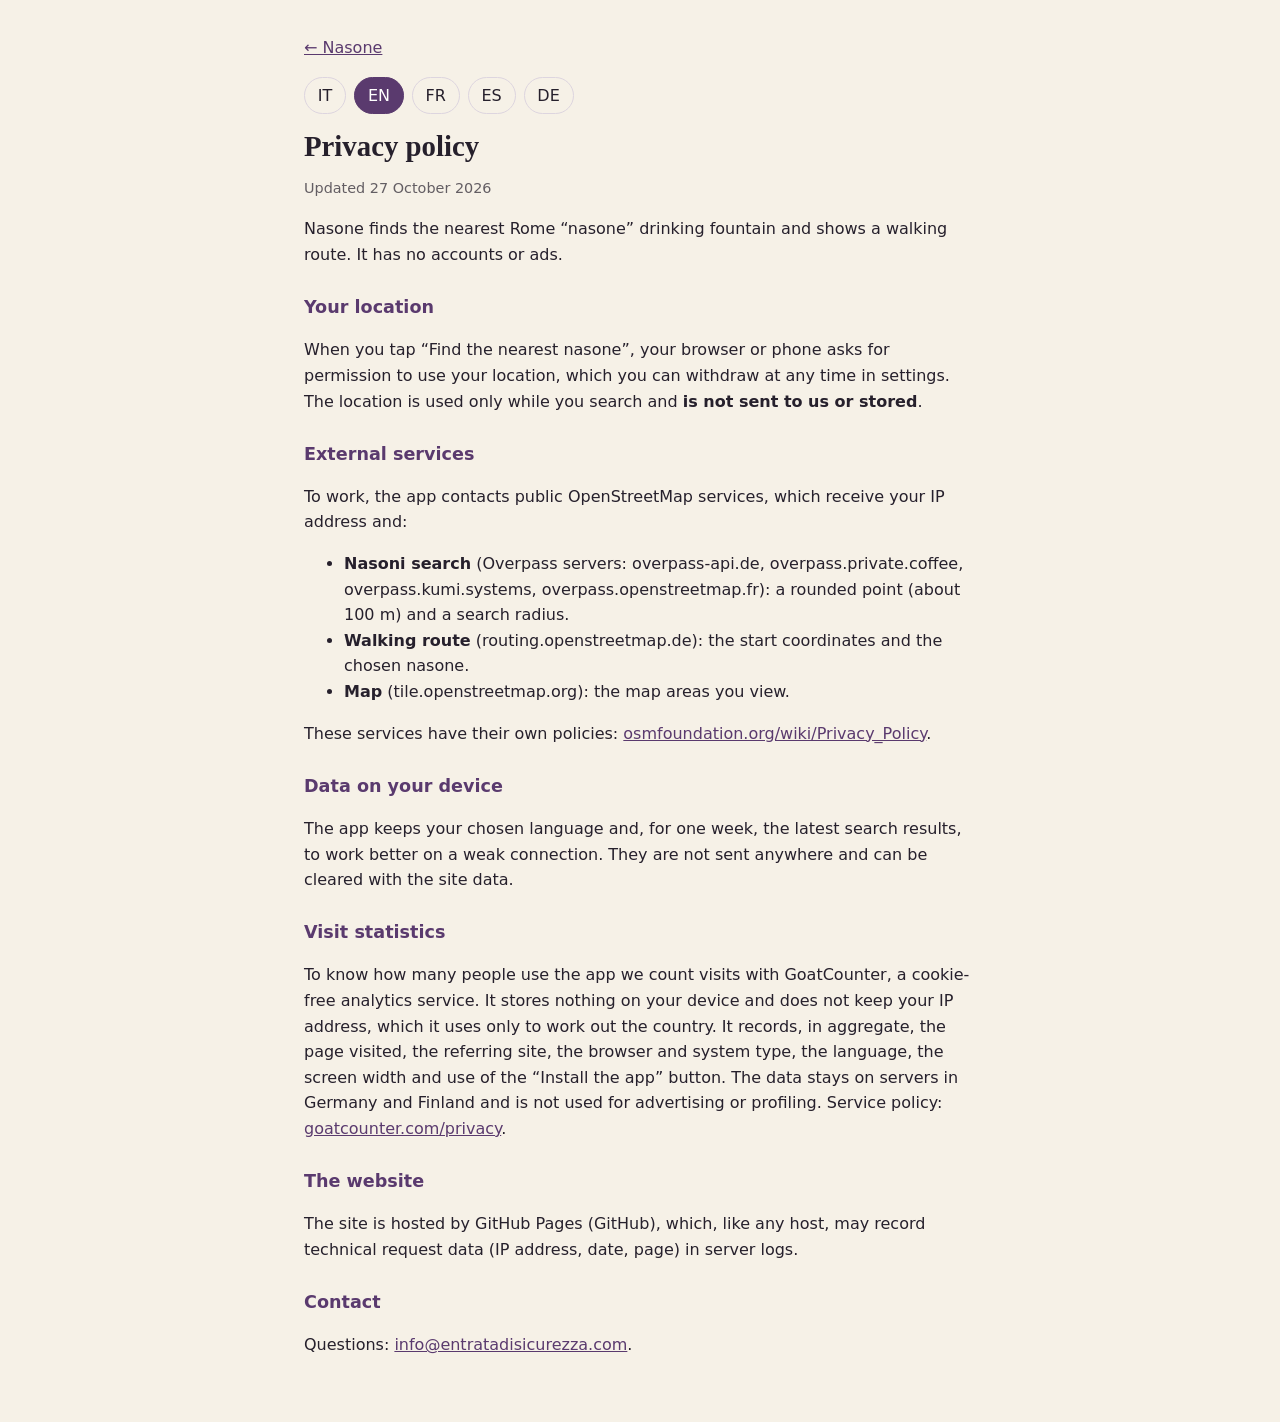
<file: privacy.html>
<!doctype html>
<html lang="it">
<head>
<meta charset="utf-8"><meta name="viewport" content="width=device-width,initial-scale=1">
<title>Nasone — Privacy</title><meta name="robots" content="noindex">
<meta name="theme-color" content="#5a3a6e">
<style>
:root{--carta:#f6f1e7;--testo:#26202c;--verde:#5a3a6e;--linea:#ddd5df}
@media (prefers-color-scheme:dark){:root{--carta:#1b1620;--testo:#efe9f2;--verde:#c4a8dc;--linea:#3a3142}}
body{margin:0;background:var(--carta);color:var(--testo);font:1rem/1.6 system-ui,-apple-system,"Segoe UI",Roboto,sans-serif}
main{max-width:42rem;margin:0 auto;padding:1.2rem 1rem 3rem}
h1{font:700 1.8rem Georgia,serif;margin:.2rem 0 .3rem}h2{font-size:1.1rem;margin:1.6rem 0 .3rem;color:var(--verde)}
a{color:var(--verde)}nav{display:flex;flex-wrap:wrap;gap:.5rem;margin:.6rem 0 1rem}nav button{font:inherit;padding:.3rem .8rem;border:1px solid var(--linea);border-radius:999px;background:none;color:inherit;cursor:pointer}nav button[aria-pressed=true]{background:#5a3a6e;color:#fff;border-color:#5a3a6e}
section[hidden]{display:none}.upd{opacity:.7;font-size:.9rem}img.hero{display:block;width:150px;height:auto;margin:.5rem auto 1rem}
</style>
</head>
<body><main>
<p><a href="./">← Nasone</a></p>

<nav aria-label="Lingua / Language"><button data-l="it">IT</button><button data-l="en">EN</button><button data-l="fr">FR</button><button data-l="es">ES</button><button data-l="de">DE</button></nav>
<section data-l="it"><h1>Informativa sulla privacy</h1><p class="upd">Aggiornata il 27 ottobre 2026</p>
<p>Nasone trova la fontanella romana «nasone» più vicina a te e mostra il percorso a piedi. Non ha account né pubblicità.</p>
<h2>La tua posizione</h2>
<p>Se premi «Trova il nasone più vicino», il browser o il telefono ti chiede il permesso di usare la posizione. Il permesso si può revocare in qualsiasi momento dalle impostazioni. La posizione viene usata solo mentre cerchi e <strong>non viene inviata a noi né salvata</strong>.</p>
<h2>Servizi esterni usati</h2>
<p>Per funzionare l’app contatta servizi pubblici di OpenStreetMap, che ricevono il tuo indirizzo IP e:</p>
<ul><li><strong>Ricerca dei nasoni</strong> (server Overpass: overpass-api.de, overpass.private.coffee, overpass.kumi.systems, overpass.openstreetmap.fr): un punto arrotondato (circa 100 m) e un raggio di ricerca.</li>
<li><strong>Percorso a piedi</strong> (routing.openstreetmap.de): le coordinate di partenza e del nasone scelto.</li>
<li><strong>Mappa</strong> (tile.openstreetmap.org): le zone di mappa che vedi.</li></ul>
<p>Questi servizi hanno proprie informative: <a href="https://osmfoundation.org/wiki/Privacy_Policy">osmfoundation.org/wiki/Privacy_Policy</a>.</p>
<h2>Dati sul tuo dispositivo</h2>
<p>L’app conserva sul dispositivo la lingua scelta e, per una settimana, gli ultimi risultati di ricerca, per funzionare meglio con poca rete. Non vengono inviati altrove e si cancellano dai dati del sito.</p>
<h2>Statistiche di visita</h2>
<p>Per sapere quante persone usano l’app contiamo le visite con GoatCounter, un servizio di statistica senza cookie. Non salva nulla sul tuo dispositivo e non conserva il tuo indirizzo IP, che usa solo per ricavare il paese. Registra in forma aggregata la pagina visitata, il sito di provenienza, il tipo di browser e di sistema, la lingua, la larghezza dello schermo e l’uso del pulsante «Installa l’app». I dati restano su server in Germania e Finlandia e non servono per pubblicità o profilazione. Informativa del servizio: <a href="https://www.goatcounter.com/privacy">goatcounter.com/privacy</a>.</p>
<h2>Il sito</h2>
<p>Il sito è ospitato da GitHub Pages (GitHub), che come ogni hosting può registrare i dati tecnici delle richieste (indirizzo IP, data, pagina) nei log del server.</p>
<h2>Contatti</h2>
<p>Per domande: <a href="mailto:info@entratadisicurezza.com">info@entratadisicurezza.com</a>.</p></section><section data-l="en" hidden><h1>Privacy policy</h1><p class="upd">Updated 27 October 2026</p>
<p>Nasone finds the nearest Rome “nasone” drinking fountain and shows a walking route. It has no accounts or ads.</p>
<h2>Your location</h2>
<p>When you tap “Find the nearest nasone”, your browser or phone asks for permission to use your location, which you can withdraw at any time in settings. The location is used only while you search and <strong>is not sent to us or stored</strong>.</p>
<h2>External services</h2>
<p>To work, the app contacts public OpenStreetMap services, which receive your IP address and:</p>
<ul><li><strong>Nasoni search</strong> (Overpass servers: overpass-api.de, overpass.private.coffee, overpass.kumi.systems, overpass.openstreetmap.fr): a rounded point (about 100 m) and a search radius.</li>
<li><strong>Walking route</strong> (routing.openstreetmap.de): the start coordinates and the chosen nasone.</li>
<li><strong>Map</strong> (tile.openstreetmap.org): the map areas you view.</li></ul>
<p>These services have their own policies: <a href="https://osmfoundation.org/wiki/Privacy_Policy">osmfoundation.org/wiki/Privacy_Policy</a>.</p>
<h2>Data on your device</h2>
<p>The app keeps your chosen language and, for one week, the latest search results, to work better on a weak connection. They are not sent anywhere and can be cleared with the site data.</p>
<h2>Visit statistics</h2>
<p>To know how many people use the app we count visits with GoatCounter, a cookie-free analytics service. It stores nothing on your device and does not keep your IP address, which it uses only to work out the country. It records, in aggregate, the page visited, the referring site, the browser and system type, the language, the screen width and use of the “Install the app” button. The data stays on servers in Germany and Finland and is not used for advertising or profiling. Service policy: <a href="https://www.goatcounter.com/privacy">goatcounter.com/privacy</a>.</p>
<h2>The website</h2>
<p>The site is hosted by GitHub Pages (GitHub), which, like any host, may record technical request data (IP address, date, page) in server logs.</p>
<h2>Contact</h2>
<p>Questions: <a href="mailto:info@entratadisicurezza.com">info@entratadisicurezza.com</a>.</p></section><section data-l="fr" hidden><h1>Politique de confidentialité</h1><p class="upd">Mise à jour le 27 octobre 2026</p>
<p>Nasone trouve la fontaine romaine « nasone » la plus proche et affiche l’itinéraire à pied. Il n’y a ni compte ni publicité.</p>
<h2>Votre position</h2>
<p>Lorsque vous touchez « Trouver le nasone le plus proche », votre navigateur ou téléphone demande l’autorisation d’utiliser la position, que vous pouvez retirer à tout moment dans les réglages. La position n’est utilisée que pendant la recherche et <strong>n’est ni envoyée à nous ni conservée</strong>.</p>
<h2>Services externes</h2>
<p>Pour fonctionner, l’application contacte des services publics d’OpenStreetMap, qui reçoivent votre adresse IP et :</p>
<ul><li><strong>Recherche des nasoni</strong> (serveurs Overpass : overpass-api.de, overpass.private.coffee, overpass.kumi.systems, overpass.openstreetmap.fr) : un point arrondi (environ 100 m) et un rayon de recherche.</li>
<li><strong>Itinéraire à pied</strong> (routing.openstreetmap.de) : les coordonnées de départ et du nasone choisi.</li>
<li><strong>Carte</strong> (tile.openstreetmap.org) : les zones de carte affichées.</li></ul>
<p>Ces services ont leurs propres politiques : <a href="https://osmfoundation.org/wiki/Privacy_Policy">osmfoundation.org/wiki/Privacy_Policy</a>.</p>
<h2>Données sur votre appareil</h2>
<p>L’application conserve la langue choisie et, pendant une semaine, les derniers résultats de recherche, pour mieux fonctionner avec un réseau faible. Ils ne sont envoyés nulle part et s’effacent avec les données du site.</p>
<h2>Statistiques de visite</h2>
<p>Pour savoir combien de personnes utilisent l’application, nous comptons les visites avec GoatCounter, un service de statistiques sans cookies. Il n’enregistre rien sur votre appareil et ne conserve pas votre adresse IP, qu’il utilise seulement pour déterminer le pays. Il enregistre de façon agrégée la page visitée, le site d’origine, le type de navigateur et de système, la langue, la largeur de l’écran et l’utilisation du bouton « Installer l’application ». Les données restent sur des serveurs en Allemagne et en Finlande et ne servent ni à la publicité ni au profilage. Politique du service : <a href="https://www.goatcounter.com/privacy">goatcounter.com/privacy</a>.</p>
<h2>Le site</h2>
<p>Le site est hébergé par GitHub Pages (GitHub), qui, comme tout hébergeur, peut enregistrer des données techniques des requêtes (adresse IP, date, page) dans ses journaux.</p>
<h2>Contact</h2>
<p>Questions : <a href="mailto:info@entratadisicurezza.com">info@entratadisicurezza.com</a>.</p></section><section data-l="es" hidden><h1>Política de privacidad</h1><p class="upd">Actualizada el 27 de octubre de 2026</p>
<p>Nasone encuentra la fuente romana «nasone» más cercana y muestra la ruta a pie. No tiene cuentas ni publicidad.</p>
<h2>Tu ubicación</h2>
<p>Cuando pulsas «Encontrar el nasone más cercano», tu navegador o teléfono te pide permiso para usar la ubicación, que puedes retirar en cualquier momento en los ajustes. La ubicación solo se usa mientras buscas y <strong>no se nos envía ni se guarda</strong>.</p>
<h2>Servicios externos</h2>
<p>Para funcionar, la aplicación contacta con servicios públicos de OpenStreetMap, que reciben tu dirección IP y:</p>
<ul><li><strong>Búsqueda de nasoni</strong> (servidores Overpass: overpass-api.de, overpass.private.coffee, overpass.kumi.systems, overpass.openstreetmap.fr): un punto redondeado (unos 100 m) y un radio de búsqueda.</li>
<li><strong>Ruta a pie</strong> (routing.openstreetmap.de): las coordenadas de salida y del nasone elegido.</li>
<li><strong>Mapa</strong> (tile.openstreetmap.org): las zonas del mapa que ves.</li></ul>
<p>Estos servicios tienen sus propias políticas: <a href="https://osmfoundation.org/wiki/Privacy_Policy">osmfoundation.org/wiki/Privacy_Policy</a>.</p>
<h2>Datos en tu dispositivo</h2>
<p>La aplicación guarda en el dispositivo el idioma elegido y, durante una semana, los últimos resultados de búsqueda, para funcionar mejor con poca cobertura. No se envían a ningún sitio y se borran con los datos del sitio.</p>
<h2>Estadísticas de visitas</h2>
<p>Para saber cuántas personas usan la aplicación contamos las visitas con GoatCounter, un servicio de estadísticas sin cookies. No guarda nada en tu dispositivo y no conserva tu dirección IP, que solo usa para deducir el país. Registra de forma agregada la página visitada, el sitio de procedencia, el tipo de navegador y de sistema, el idioma, el ancho de la pantalla y el uso del botón «Instalar la aplicación». Los datos quedan en servidores de Alemania y Finlandia y no se usan para publicidad ni para elaborar perfiles. Política del servicio: <a href="https://www.goatcounter.com/privacy">goatcounter.com/privacy</a>.</p>
<h2>El sitio web</h2>
<p>El sitio está alojado en GitHub Pages (GitHub), que, como cualquier alojamiento, puede registrar datos técnicos de las solicitudes (dirección IP, fecha, página) en sus registros.</p>
<h2>Contacto</h2>
<p>Preguntas: <a href="mailto:info@entratadisicurezza.com">info@entratadisicurezza.com</a>.</p></section><section data-l="de" hidden><h1>Datenschutzerklärung</h1><p class="upd">Stand: 27. Oktober 2026</p>
<p>Nasone findet den nächsten römischen „Nasone“-Brunnen und zeigt den Fußweg. Es gibt keine Konten und keine Werbung.</p>
<h2>Dein Standort</h2>
<p>Wenn du „Nächsten Nasone finden“ antippst, fragt dein Browser oder Telefon nach der Erlaubnis, den Standort zu nutzen; du kannst sie jederzeit in den Einstellungen widerrufen. Der Standort wird nur während der Suche verwendet und <strong>weder an uns gesendet noch gespeichert</strong>.</p>
<h2>Externe Dienste</h2>
<p>Zum Funktionieren ruft die App öffentliche Dienste von OpenStreetMap auf, die deine IP-Adresse erhalten und dazu:</p>
<ul><li><strong>Suche nach Nasoni</strong> (Overpass-Server: overpass-api.de, overpass.private.coffee, overpass.kumi.systems, overpass.openstreetmap.fr): einen gerundeten Punkt (ca. 100 m) und einen Suchradius.</li>
<li><strong>Fußweg</strong> (routing.openstreetmap.de): die Startkoordinaten und den gewählten Nasone.</li>
<li><strong>Karte</strong> (tile.openstreetmap.org): die angezeigten Kartenausschnitte.</li></ul>
<p>Diese Dienste haben eigene Datenschutzrichtlinien: <a href="https://osmfoundation.org/wiki/Privacy_Policy">osmfoundation.org/wiki/Privacy_Policy</a>.</p>
<h2>Daten auf deinem Gerät</h2>
<p>Die App speichert auf dem Gerät die gewählte Sprache und eine Woche lang die letzten Suchergebnisse, damit sie bei schwacher Verbindung besser funktioniert. Sie werden nirgendwohin gesendet und lassen sich über die Websitedaten löschen.</p>
<h2>Besuchsstatistik</h2>
<p>Um zu wissen, wie viele Menschen die App nutzen, zählen wir Besuche mit GoatCounter, einem Statistikdienst ohne Cookies. Er speichert nichts auf deinem Gerät und behält deine IP-Adresse nicht; sie dient nur zur Bestimmung des Landes. Erfasst werden zusammengefasst die besuchte Seite, die verweisende Website, Browser- und Systemtyp, Sprache, Bildschirmbreite und die Nutzung der Schaltfläche „App installieren“. Die Daten liegen auf Servern in Deutschland und Finnland und werden nicht für Werbung oder Profilbildung verwendet. Datenschutz des Dienstes: <a href="https://www.goatcounter.com/privacy">goatcounter.com/privacy</a>.</p>
<h2>Die Website</h2>
<p>Die Website wird von GitHub Pages (GitHub) gehostet, das wie jeder Hoster technische Anfragedaten (IP-Adresse, Datum, Seite) in Server-Logs speichern kann.</p>
<h2>Kontakt</h2>
<p>Fragen: <a href="mailto:info@entratadisicurezza.com">info@entratadisicurezza.com</a>.</p></section>
</main>
<script>
(function(){var L=['it','en','fr','es','de'],l=null;try{l=localStorage.getItem('nasone.lang')}catch(e){}
if(L.indexOf(l)<0){l='en';for(var i=0;i<(navigator.languages||[]).length;i++){var c=navigator.languages[i].slice(0,2).toLowerCase();if(L.indexOf(c)>=0){l=c;break}}}
function show(x){document.documentElement.lang=x;document.querySelectorAll('section').forEach(function(s){s.hidden=s.dataset.l!==x});document.querySelectorAll('nav button').forEach(function(b){b.setAttribute('aria-pressed',String(b.dataset.l===x))});try{localStorage.setItem('nasone.lang',x)}catch(e){}}
document.querySelectorAll('nav button').forEach(function(b){b.addEventListener('click',function(){show(b.dataset.l)})});show(l)})();
</script>
</body></html>
</file>
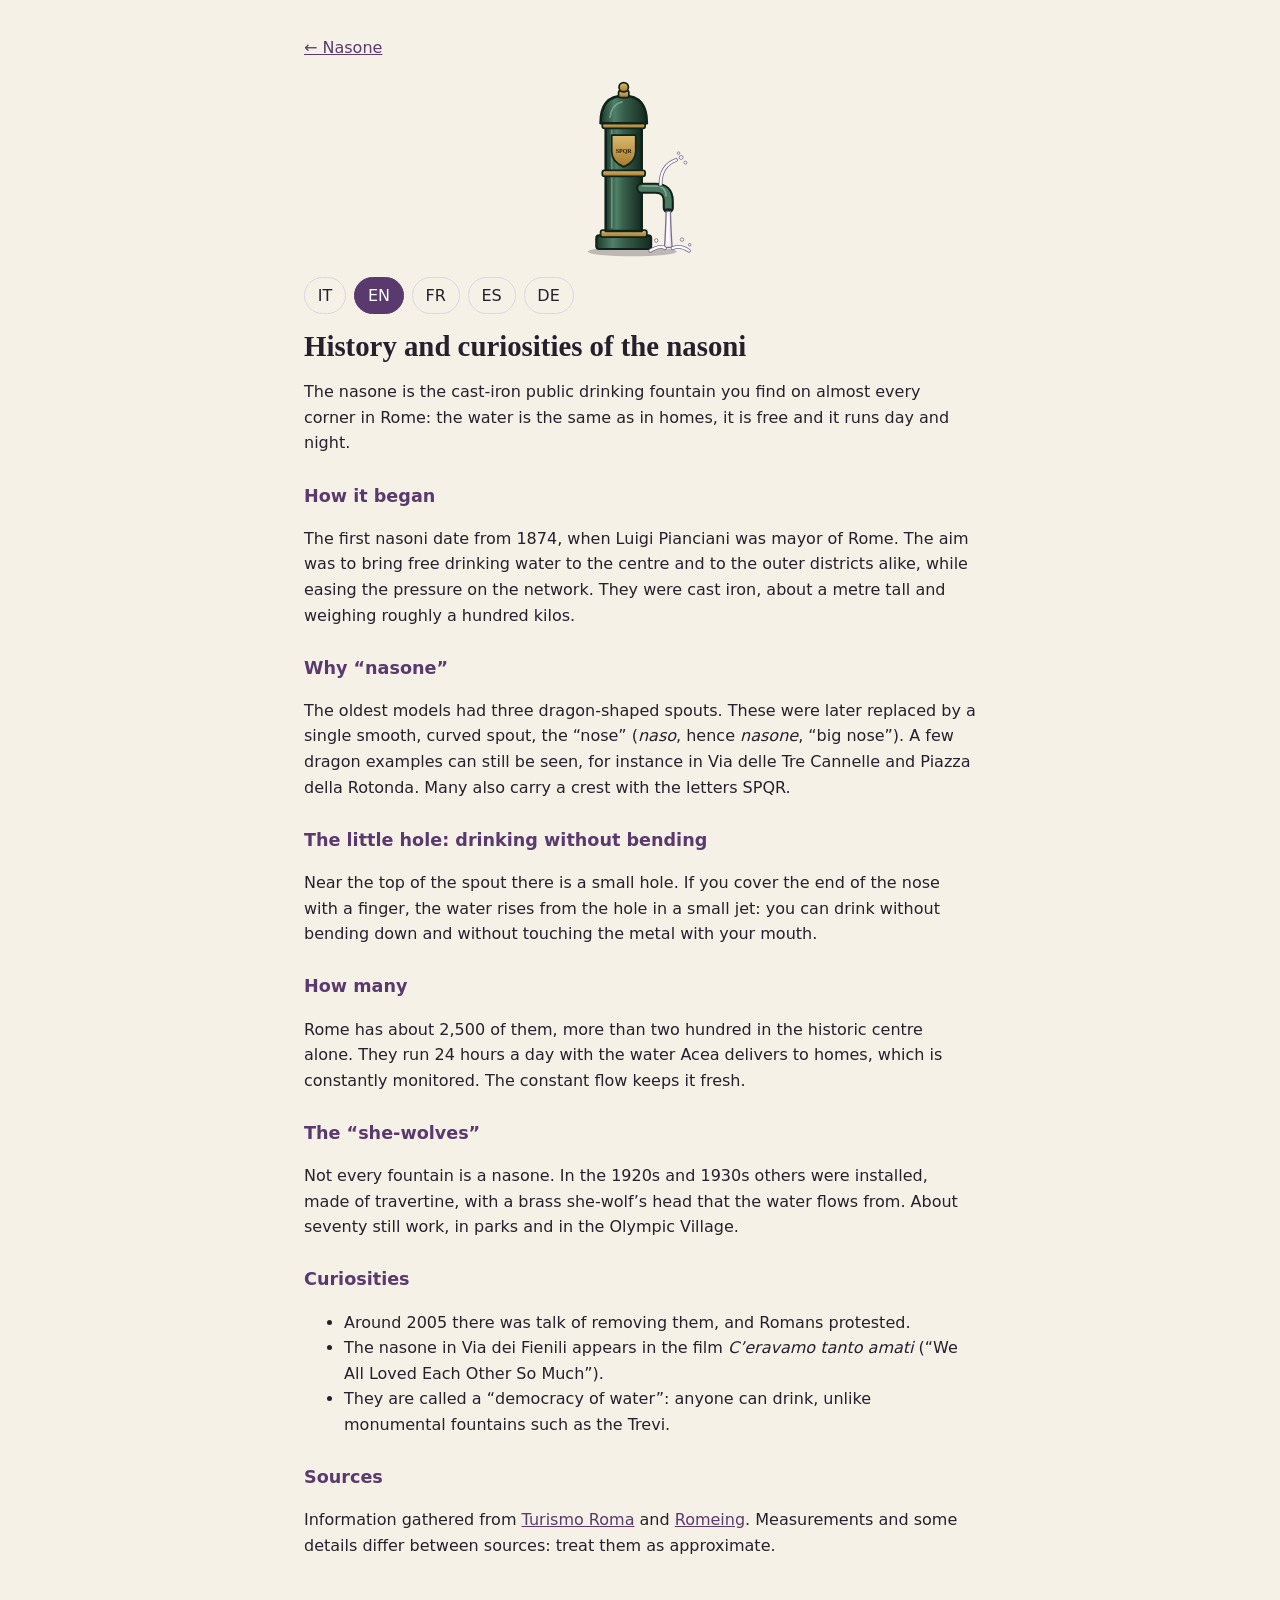
<file: storia.html>
<!doctype html>
<html lang="it">
<head>
<meta charset="utf-8"><meta name="viewport" content="width=device-width,initial-scale=1">
<title>Nasone — Storia / History</title><meta name="robots" content="noindex">
<meta name="theme-color" content="#5a3a6e">
<style>
:root{--carta:#f6f1e7;--testo:#26202c;--verde:#5a3a6e;--linea:#ddd5df}
@media (prefers-color-scheme:dark){:root{--carta:#1b1620;--testo:#efe9f2;--verde:#c4a8dc;--linea:#3a3142}}
body{margin:0;background:var(--carta);color:var(--testo);font:1rem/1.6 system-ui,-apple-system,"Segoe UI",Roboto,sans-serif}
main{max-width:42rem;margin:0 auto;padding:1.2rem 1rem 3rem}
h1{font:700 1.8rem Georgia,serif;margin:.2rem 0 .3rem}h2{font-size:1.1rem;margin:1.6rem 0 .3rem;color:var(--verde)}
a{color:var(--verde)}nav{display:flex;flex-wrap:wrap;gap:.5rem;margin:.6rem 0 1rem}nav button{font:inherit;padding:.3rem .8rem;border:1px solid var(--linea);border-radius:999px;background:none;color:inherit;cursor:pointer}nav button[aria-pressed=true]{background:#5a3a6e;color:#fff;border-color:#5a3a6e}
section[hidden]{display:none}.upd{opacity:.7;font-size:.9rem}img.hero{display:block;width:120px;height:auto;margin:.5rem auto 1rem}
</style>
  <!-- Statistiche di visita senza cookie (GoatCounter): conta le pagine viste e l'uso di «Installa l'app», nessun dato personale. -->
  <script>window.goatcounter = { path: function () { var p = location.pathname.replace(/index\.html$/, ''); return p.indexOf('/nasone/') === 0 ? p : '/nasone' + p; } };</script>
  <script data-goatcounter="https://entratadisicurezza.goatcounter.com/count" async src="https://gc.zgo.at/count.js"></script>
</head>
<body><main>
<p><a href="./">← Nasone</a></p>
<img class="hero" src="img/nasone.svg" alt="" width="120" height="184">
<nav aria-label="Lingua / Language"><button data-l="it">IT</button><button data-l="en">EN</button><button data-l="fr">FR</button><button data-l="es">ES</button><button data-l="de">DE</button></nav>
<section data-l="it"><h1>Storia e curiosità dei nasoni</h1>
<p>Il nasone è la fontanella pubblica in ghisa che a Roma trovi quasi a ogni angolo: l’acqua è la stessa delle case, è gratuita e scorre giorno e notte.</p>
<h2>Come nasce</h2>
<p>I primi nasoni risalgono al 1874, quando a Roma era sindaco Luigi Pianciani. L’idea era portare acqua potabile gratuita sia in centro sia nei quartieri più lontani e, insieme, alleggerire la rete. Erano di ghisa, alti circa un metro e pesanti un centinaio di chili.</p>
<h2>Perché si chiama «nasone»</h2>
<p>I modelli più antichi avevano tre bocche a forma di drago. Poi sono stati sostituiti da un unico beccuccio liscio e ricurvo, il «naso», che ha dato il nome alla fontanella. Qualche esemplare con i draghi si vede ancora, per esempio in via delle Tre Cannelle e in piazza della Rotonda. Molti portano anche lo stemma con le lettere SPQR.</p>
<h2>Il forellino: bere senza chinarsi</h2>
<p>Vicino alla sommità del beccuccio c’è un piccolo foro. Se tappi con un dito l’uscita del naso, l’acqua sale dal forellino in un piccolo zampillo: così bevi senza piegarti e senza appoggiare la bocca al metallo.</p>
<h2>Quanti sono</h2>
<p>A Roma ce ne sono circa 2.500; nel solo centro storico più di duecento. Funzionano 24 ore su 24 con l’acqua che Acea distribuisce nelle case, controllata di continuo. Il flusso costante la mantiene fresca.</p>
<h2>Le «lupe»</h2>
<p>Non tutte le fontanelle sono nasoni. Negli anni Venti e Trenta del Novecento ne furono installate altre, di travertino, con una testa di lupa in ottone da cui esce l’acqua. Se ne contano ancora una settantina in funzione, nei parchi e al Villaggio Olimpico.</p>
<h2>Curiosità</h2>
<ul><li>Intorno al 2005 si parlò di toglierli e ci furono proteste dei romani.</li>
<li>Il nasone di via dei Fienili compare nel film «C’eravamo tanto amati».</li>
<li>Si dice che i nasoni siano la «democrazia dell’acqua»: tutti possono bere, a differenza di fontane monumentali come quella di Trevi.</li></ul>
<h2>Fonti</h2>
<p>Informazioni raccolte da <a href="https://www.turismoroma.it/it/page/i-nasoni-le-fontanelle-di-roma">Turismo Roma</a> e <a href="https://romeing.it/nasoni-romes-democracy-of-water">Romeing</a>. Le misure e alcuni dettagli variano da una fonte all’altra: sono indicativi.</p></section><section data-l="en" hidden><h1>History and curiosities of the nasoni</h1>
<p>The nasone is the cast-iron public drinking fountain you find on almost every corner in Rome: the water is the same as in homes, it is free and it runs day and night.</p>
<h2>How it began</h2>
<p>The first nasoni date from 1874, when Luigi Pianciani was mayor of Rome. The aim was to bring free drinking water to the centre and to the outer districts alike, while easing the pressure on the network. They were cast iron, about a metre tall and weighing roughly a hundred kilos.</p>
<h2>Why “nasone”</h2>
<p>The oldest models had three dragon-shaped spouts. These were later replaced by a single smooth, curved spout, the “nose” (<em>naso</em>, hence <em>nasone</em>, “big nose”). A few dragon examples can still be seen, for instance in Via delle Tre Cannelle and Piazza della Rotonda. Many also carry a crest with the letters SPQR.</p>
<h2>The little hole: drinking without bending</h2>
<p>Near the top of the spout there is a small hole. If you cover the end of the nose with a finger, the water rises from the hole in a small jet: you can drink without bending down and without touching the metal with your mouth.</p>
<h2>How many</h2>
<p>Rome has about 2,500 of them, more than two hundred in the historic centre alone. They run 24 hours a day with the water Acea delivers to homes, which is constantly monitored. The constant flow keeps it fresh.</p>
<h2>The “she-wolves”</h2>
<p>Not every fountain is a nasone. In the 1920s and 1930s others were installed, made of travertine, with a brass she-wolf’s head that the water flows from. About seventy still work, in parks and in the Olympic Village.</p>
<h2>Curiosities</h2>
<ul><li>Around 2005 there was talk of removing them, and Romans protested.</li>
<li>The nasone in Via dei Fienili appears in the film <em>C’eravamo tanto amati</em> (“We All Loved Each Other So Much”).</li>
<li>They are called a “democracy of water”: anyone can drink, unlike monumental fountains such as the Trevi.</li></ul>
<h2>Sources</h2>
<p>Information gathered from <a href="https://www.turismoroma.it/it/page/i-nasoni-le-fontanelle-di-roma">Turismo Roma</a> and <a href="https://romeing.it/nasoni-romes-democracy-of-water">Romeing</a>. Measurements and some details differ between sources: treat them as approximate.</p></section><section data-l="fr" hidden><h1>Histoire et anecdotes des nasoni</h1>
<p>Le nasone est la fontaine publique en fonte que l’on trouve presque à chaque coin de rue à Rome : l’eau est la même que dans les maisons, elle est gratuite et coule jour et nuit.</p>
<h2>Les débuts</h2>
<p>Les premiers nasoni datent de 1874, lorsque Luigi Pianciani était maire de Rome. L’idée était d’apporter de l’eau potable gratuite au centre comme aux quartiers éloignés, tout en soulageant le réseau. Ils étaient en fonte, hauts d’environ un mètre et pesaient une centaine de kilos.</p>
<h2>Pourquoi « nasone »</h2>
<p>Les modèles les plus anciens avaient trois becs en forme de dragon. Ils ont ensuite été remplacés par un bec unique, lisse et recourbé, le « nez » (<em>naso</em>, d’où <em>nasone</em>, « gros nez »). On voit encore quelques exemplaires à dragons, par exemple via delle Tre Cannelle et piazza della Rotonda. Beaucoup portent aussi un blason avec les lettres SPQR.</p>
<h2>Le petit trou : boire sans se pencher</h2>
<p>Près du sommet du bec se trouve un petit trou. Si vous bouchez la sortie du nez avec un doigt, l’eau jaillit du petit trou : on boit sans se baisser et sans toucher le métal avec la bouche.</p>
<h2>Combien y en a-t-il</h2>
<p>Rome en compte environ 2 500, plus de deux cents rien que dans le centre historique. Ils fonctionnent 24 heures sur 24 avec l’eau qu’Acea distribue aux foyers, contrôlée en permanence. Le débit constant la garde fraîche.</p>
<h2>Les « louves »</h2>
<p>Toutes les fontaines ne sont pas des nasoni. Dans les années 1920 et 1930 on en a installé d’autres, en travertin, avec une tête de louve en laiton d’où sort l’eau. Une soixantaine fonctionnent encore, dans les parcs et au Village olympique.</p>
<h2>Anecdotes</h2>
<ul><li>Vers 2005 il a été question de les supprimer, et les Romains ont protesté.</li>
<li>Le nasone de la via dei Fienili apparaît dans le film <em>Nous nous sommes tant aimés</em>.</li>
<li>On parle de « démocratie de l’eau » : tout le monde peut boire, contrairement aux fontaines monumentales comme celle de Trevi.</li></ul>
<h2>Sources</h2>
<p>Informations tirées de <a href="https://www.turismoroma.it/it/page/i-nasoni-le-fontanelle-di-roma">Turismo Roma</a> et de <a href="https://romeing.it/nasoni-romes-democracy-of-water">Romeing</a>. Les mesures et certains détails varient selon les sources : ils sont indicatifs.</p></section><section data-l="es" hidden><h1>Historia y curiosidades de los nasoni</h1>
<p>El nasone es la fuente pública de hierro fundido que se encuentra casi en cada esquina de Roma: el agua es la misma que la de las casas, es gratuita y corre día y noche.</p>
<h2>Cómo nació</h2>
<p>Los primeros nasoni datan de 1874, cuando Luigi Pianciani era alcalde de Roma. La idea era llevar agua potable gratuita tanto al centro como a los barrios alejados y, a la vez, aliviar la red. Eran de hierro fundido, de aproximadamente un metro de altura y un centenar de kilos de peso.</p>
<h2>Por qué «nasone»</h2>
<p>Los modelos más antiguos tenían tres bocas en forma de dragón. Después se sustituyeron por un único caño liso y curvo, la «nariz» (<em>naso</em>, de ahí <em>nasone</em>, «narizón»). Todavía se ven algunos con dragones, por ejemplo en via delle Tre Cannelle y en piazza della Rotonda. Muchos llevan también un escudo con las letras SPQR.</p>
<h2>El agujerito: beber sin agacharse</h2>
<p>Cerca de la parte superior del caño hay un pequeño orificio. Si tapas con un dedo la salida de la nariz, el agua sube por el agujerito en un chorrito: así bebes sin agacharte y sin apoyar la boca en el metal.</p>
<h2>Cuántos hay</h2>
<p>Roma tiene unos 2.500, más de doscientos solo en el centro histórico. Funcionan las 24 horas con el agua que Acea distribuye a los hogares, controlada de forma continua. El flujo constante la mantiene fresca.</p>
<h2>Las «lobas»</h2>
<p>No todas las fuentes son nasoni. En los años veinte y treinta del siglo XX se instalaron otras, de travertino, con una cabeza de loba de latón de la que sale el agua. Unas setenta siguen funcionando, en parques y en la Villa Olímpica.</p>
<h2>Curiosidades</h2>
<ul><li>Hacia 2005 se habló de retirarlos y los romanos protestaron.</li>
<li>El nasone de via dei Fienili aparece en la película <em>Nos habíamos amado tanto</em>.</li>
<li>Se dice que son la «democracia del agua»: todos pueden beber, a diferencia de fuentes monumentales como la de Trevi.</li></ul>
<h2>Fuentes</h2>
<p>Información recogida de <a href="https://www.turismoroma.it/it/page/i-nasoni-le-fontanelle-di-roma">Turismo Roma</a> y <a href="https://romeing.it/nasoni-romes-democracy-of-water">Romeing</a>. Las medidas y algunos detalles varían según la fuente: son orientativos.</p></section><section data-l="de" hidden><h1>Geschichte und Kurioses zu den Nasoni</h1>
<p>Der Nasone ist der gusseiserne öffentliche Trinkbrunnen, den man in Rom an fast jeder Ecke findet: Das Wasser ist dasselbe wie in den Wohnungen, kostenlos und fließt Tag und Nacht.</p>
<h2>Wie alles begann</h2>
<p>Die ersten Nasoni stammen aus dem Jahr 1874, als Luigi Pianciani Bürgermeister von Rom war. Ziel war es, kostenloses Trinkwasser sowohl ins Zentrum als auch in die äußeren Viertel zu bringen und das Netz zu entlasten. Sie bestanden aus Gusseisen, waren etwa einen Meter hoch und wogen rund hundert Kilo.</p>
<h2>Warum „Nasone“</h2>
<p>Die ältesten Modelle hatten drei drachenförmige Ausläufe. Sie wurden später durch einen einzigen glatten, gebogenen Auslauf ersetzt, die „Nase“ (<em>naso</em>, daher <em>nasone</em>, „große Nase“). Einige Exemplare mit Drachen sind noch zu sehen, etwa in der Via delle Tre Cannelle und an der Piazza della Rotonda. Viele tragen außerdem ein Wappen mit den Buchstaben SPQR.</p>
<h2>Das Löchlein: trinken ohne sich zu bücken</h2>
<p>Nahe der Spitze des Auslaufs befindet sich ein kleines Loch. Hält man die Öffnung der Nase mit dem Finger zu, steigt das Wasser aus dem Löchlein als kleiner Strahl auf: So trinkt man, ohne sich zu bücken und ohne das Metall mit dem Mund zu berühren.</p>
<h2>Wie viele es gibt</h2>
<p>Rom hat etwa 2.500 davon, allein in der Altstadt mehr als zweihundert. Sie laufen rund um die Uhr mit dem Wasser, das Acea in die Haushalte liefert und das ständig kontrolliert wird. Der gleichmäßige Fluss hält es frisch.</p>
<h2>Die „Wölfinnen“</h2>
<p>Nicht jeder Brunnen ist ein Nasone. In den 1920er- und 1930er-Jahren wurden weitere aufgestellt, aus Travertin, mit einem Wölfinnenkopf aus Messing, aus dem das Wasser fließt. Etwa siebzig sind noch in Betrieb, in Parks und im Olympischen Dorf.</p>
<h2>Kurioses</h2>
<ul><li>Um 2005 war von einer Abschaffung die Rede, und die Römer protestierten.</li>
<li>Der Nasone in der Via dei Fienili kommt im Film <em>Wir waren so verliebt</em> vor.</li>
<li>Man nennt sie die „Demokratie des Wassers“: Jeder darf trinken, anders als an monumentalen Brunnen wie der Fontana di Trevi.</li></ul>
<h2>Quellen</h2>
<p>Informationen aus <a href="https://www.turismoroma.it/it/page/i-nasoni-le-fontanelle-di-roma">Turismo Roma</a> und <a href="https://romeing.it/nasoni-romes-democracy-of-water">Romeing</a>. Maße und manche Einzelheiten unterscheiden sich je nach Quelle: Sie sind als Richtwerte zu verstehen.</p></section>
</main>
<script>
(function(){var L=['it','en','fr','es','de'],l=null;try{l=localStorage.getItem('nasone.lang')}catch(e){}
if(L.indexOf(l)<0){l='en';for(var i=0;i<(navigator.languages||[]).length;i++){var c=navigator.languages[i].slice(0,2).toLowerCase();if(L.indexOf(c)>=0){l=c;break}}}
function show(x){document.documentElement.lang=x;document.querySelectorAll('section').forEach(function(s){s.hidden=s.dataset.l!==x});document.querySelectorAll('nav button').forEach(function(b){b.setAttribute('aria-pressed',String(b.dataset.l===x))});try{localStorage.setItem('nasone.lang',x)}catch(e){}}
document.querySelectorAll('nav button').forEach(function(b){b.addEventListener('click',function(){show(b.dataset.l)})});show(l)})();
</script>
</body></html>
</file>
